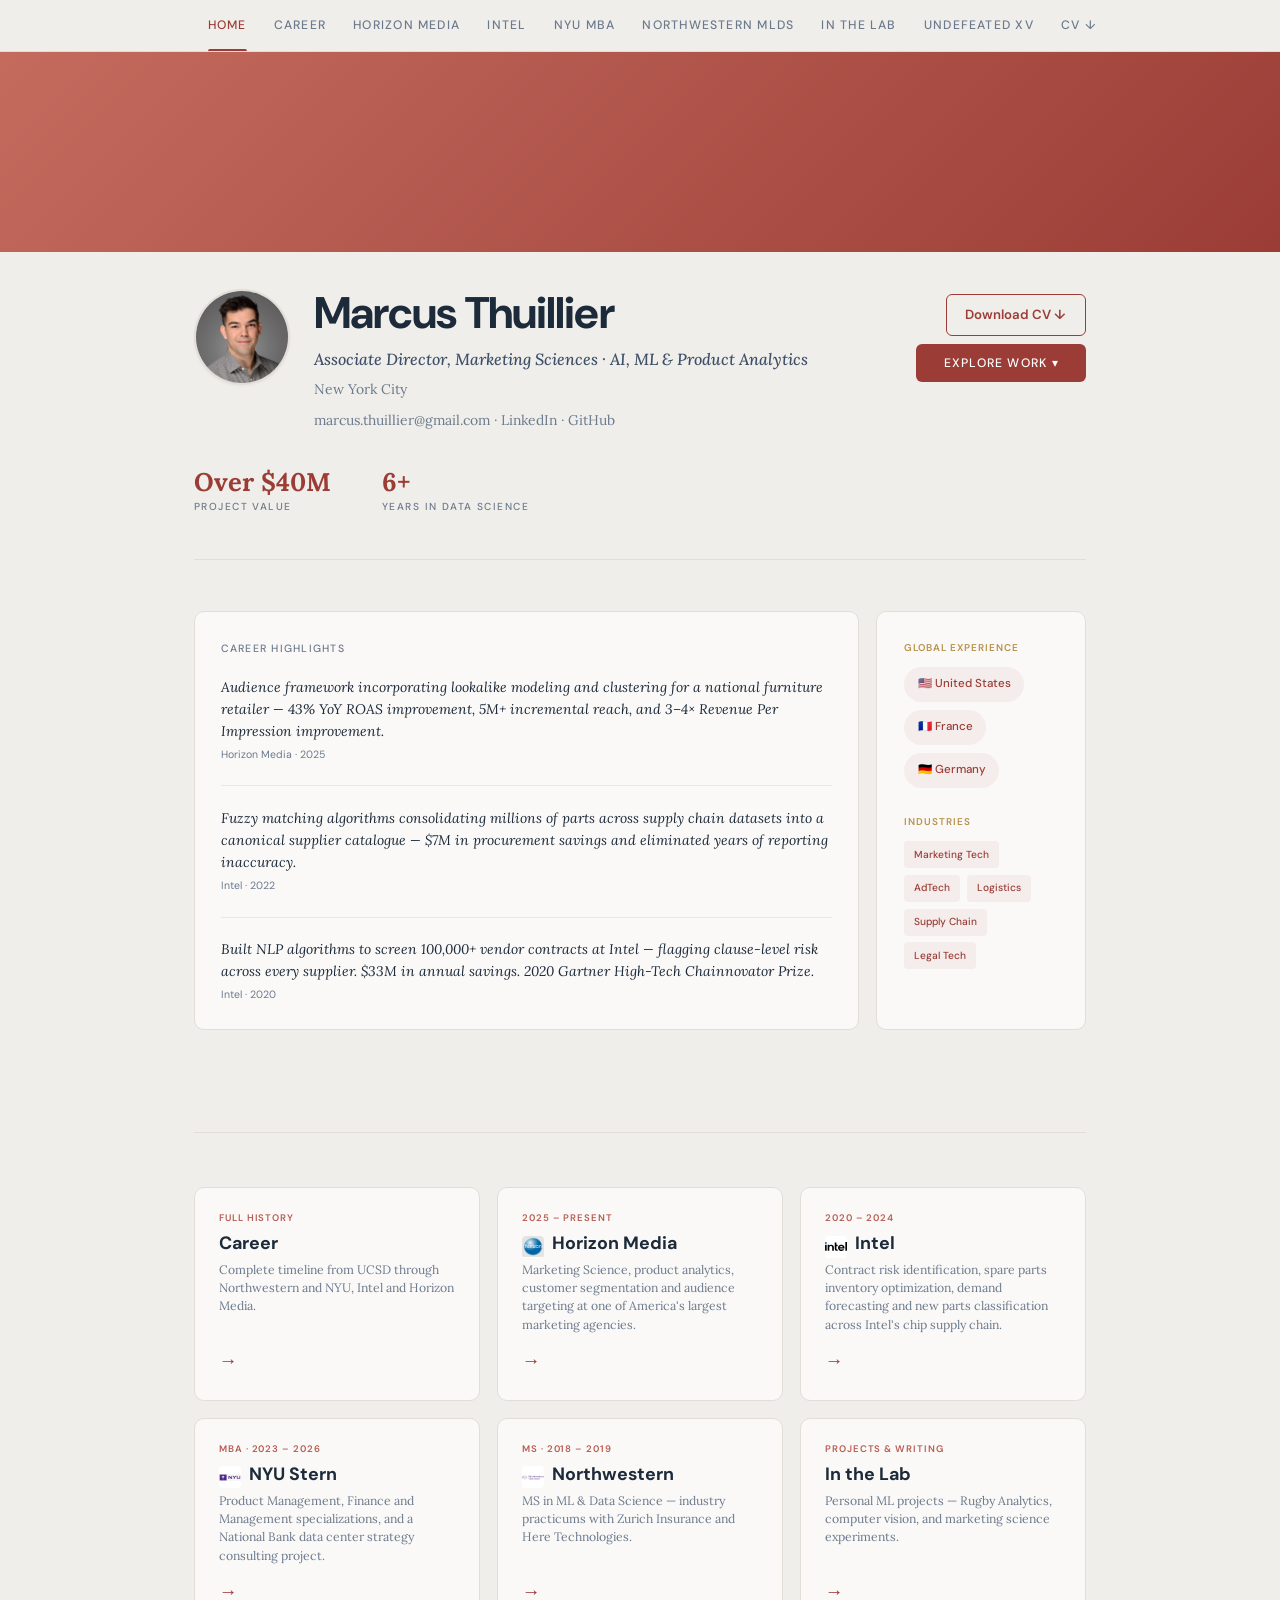
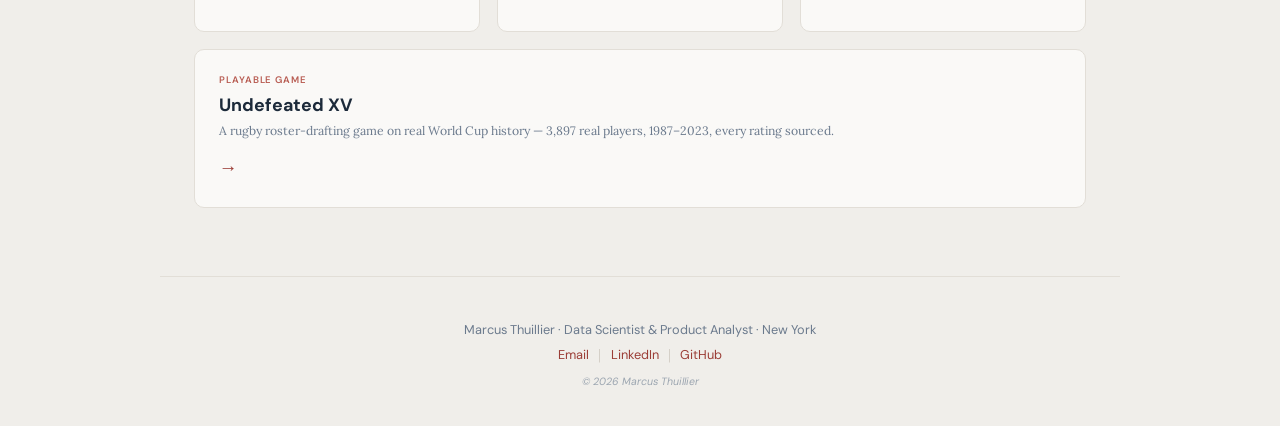
<file: index.html>
<!DOCTYPE html>
<html lang="en">
<head>
  <meta charset="UTF-8" />
  <link rel="icon" href="data:image/svg+xml,<svg xmlns='http://www.w3.org/2000/svg' viewBox='0 0 32 32'><rect width='32' height='32' rx='6' fill='%239B3D36'/><text x='16' y='22' font-family='DM Sans,sans-serif' font-size='13' font-weight='700' fill='white' text-anchor='middle'>MT</text></svg>" />
  <meta name="viewport" content="width=device-width, initial-scale=1.0" />
  <title>Marcus Thuillier — Data Scientist</title>
  <meta name="description" content="Marcus Thuillier — Data Scientist specializing in AI, ML and product analytics. Based in New York." />
  <meta property="og:title" content="Marcus Thuillier — Data Scientist" />
  <meta property="og:description" content="Associate Director, Marketing Sciences at Horizon Media. AI, ML &amp; Product Analytics. Based in New York." />
  <meta property="og:type" content="website" />
  <link rel="preconnect" href="https://fonts.googleapis.com" />
  <link rel="preconnect" href="https://fonts.gstatic.com" crossorigin />
  <link href="https://fonts.googleapis.com/css2?family=DM+Sans:wght@400;500;600;700&family=Lora:ital,wght@0,400;0,600;0,700;1,400;1,500&display=swap" rel="stylesheet" />
  <link rel="stylesheet" href="css/style.css" />
</head>
<body>

  <!-- NAV -->
  <nav class="site-nav">
    <div class="nav-inner">
      <div class="nav-links" id="navLinks">
        <a href="index.html" class="nav-link active">Home</a>
        <a href="career.html" class="nav-link">Career</a>
        <a href="horizon.html" class="nav-link">Horizon Media</a>
        <a href="intel.html" class="nav-link">Intel</a>
        <a href="nyu.html" class="nav-link">NYU MBA</a>
        <a href="northwestern.html" class="nav-link">Northwestern MLDS</a>
        <a href="lab.html" class="nav-link">In the Lab</a>
        <a href="undefeated-xv.html" class="nav-link">Undefeated XV</a>
        <a href="assets/cv.pdf" class="nav-link" download>CV ↓</a>
      </div>
      <button class="nav-hamburger" id="hamburger" aria-label="Toggle navigation">
        <span></span><span></span><span></span>
      </button>
    </div>
  </nav>

  <!-- BANNER -->
  <div class="banner"></div>

  <!-- CONTACT HEADER -->
  <div class="contact-header">
    <div class="contact-header-left">
      <img class="headshot" src="assets/headshot.jpg" alt="Marcus Thuillier" />
      <div class="contact-info">
        <div class="contact-name">Marcus Thuillier</div>
        <div class="contact-tagline">Associate Director, Marketing Sciences · AI, ML &amp; Product Analytics</div>
        <div class="contact-tagline-sub">New York City</div>
        <div class="contact-detail">
          <a href="mailto:marcus.thuillier@gmail.com">marcus.thuillier@gmail.com</a> ·
          <a href="https://linkedin.com/in/marcusthuillier" target="_blank" rel="noopener">LinkedIn</a> ·
          <a href="https://github.com/marcusthuillier" target="_blank" rel="noopener">GitHub</a>
        </div>
      </div>
    </div>
    <div class="cta-wrapper">
      <a href="assets/cv.pdf" class="cv-btn" download>Download CV ↓</a>
      <button class="cta-btn" id="ctaBtn">Explore Work ▾</button>
      <div class="cta-dropdown" id="ctaDropdown">
        <div class="cta-dropdown-label">Experience</div>
        <a href="horizon.html" class="cta-dropdown-item">Horizon Media →</a>
        <a href="intel.html" class="cta-dropdown-item">Intel →</a>
        <div class="cta-dropdown-label">Education</div>
        <a href="nyu.html" class="cta-dropdown-item">NYU Stern MBA →</a>
        <a href="northwestern.html" class="cta-dropdown-item">Northwestern MS →</a>
        <div class="cta-dropdown-label">More</div>
        <a href="lab.html" class="cta-dropdown-item">In the Lab →</a>
        <a href="undefeated-xv.html" class="cta-dropdown-item">Undefeated XV →</a>
        <a href="career.html" class="cta-dropdown-item">Full Career →</a>
      </div>
    </div>
  </div>

  <!-- STATS BAR -->
  <div class="stats-bar fade-in">
    <div class="stat">
      <div class="stat-number">Over $40M</div>
      <div class="stat-label">Project Value</div>
    </div>
    <div class="stat">
      <div class="stat-number">6+</div>
      <div class="stat-label">Years in Data Science</div>
    </div>
  </div>

  <div class="section-divider"><hr /></div>

  <!-- BENTO GRID -->
  <div class="bento-section">
    <div class="bento-grid fade-in">
      <!-- Career highlights -->
      <div class="bento-tile" style="grid-column: span 3;">
        <div class="metric-label" style="margin-bottom:1rem;">Career Highlights</div>
        <div class="highlight-item">
          <div class="highlight-text">Audience framework incorporating lookalike modeling and clustering for a national furniture retailer — 43% YoY ROAS improvement, 5M+ incremental reach, and 3–4× Revenue Per Impression improvement.</div>
          <div class="highlight-meta">Horizon Media · 2025</div>
        </div>
        <div class="highlight-item">
          <div class="highlight-text">Fuzzy matching algorithms consolidating millions of parts across supply chain datasets into a canonical supplier catalogue — $7M in procurement savings and eliminated years of reporting inaccuracy.</div>
          <div class="highlight-meta">Intel · 2022</div>
        </div>
        <div class="highlight-item">
          <div class="highlight-text">Built NLP algorithms to screen 100,000+ vendor contracts at Intel — flagging clause-level risk across every supplier. $33M in annual savings. 2020 Gartner High-Tech Chainnovator Prize.</div>
          <div class="highlight-meta">Intel · 2020</div>
        </div>
      </div>
      <!-- Global footprint -->
      <div class="bento-tile bento-footprint">
        <div class="footprint-subtitle">Global Experience</div>
        <div class="footprint-countries">
          <span class="country-chip">🇺🇸 United States</span>
          <span class="country-chip">🇫🇷 France</span>
          <span class="country-chip">🇩🇪 Germany</span>
        </div>
        <div class="footprint-subtitle" style="margin-top:1rem;">Industries</div>
        <div class="footprint-industries">
          <span class="industry-chip">Marketing Tech</span>
          <span class="industry-chip">AdTech</span>
          <span class="industry-chip">Logistics</span>
          <span class="industry-chip">Supply Chain</span>
          <span class="industry-chip">Legal Tech</span>
        </div>
      </div>
    </div>
  </div>

  <div class="section-divider"><hr /></div>

  <!-- TEASER CARDS -->
  <div class="teaser-section">
    <div class="teaser-grid">
      <a href="career.html" class="teaser-card fade-in">
        <div class="teaser-card-label">Full History</div>
        <div class="teaser-card-title">Career</div>
        <div class="teaser-card-desc">Complete timeline from UCSD through Northwestern and NYU, Intel and Horizon Media.</div>
        <span class="teaser-card-arrow">→</span>
      </a>
      <a href="horizon.html" class="teaser-card fade-in">
        <div class="teaser-card-label">2025 – Present</div>
        <div class="teaser-card-title-row"><img class="teaser-logo" src="assets/logos/horizon.jpg" alt="" loading="lazy" onerror="this.style.display='none'" /><div class="teaser-card-title">Horizon Media</div></div>
        <div class="teaser-card-desc">Marketing Science, product analytics, customer segmentation and audience targeting at one of America's largest marketing agencies.</div>
        <span class="teaser-card-arrow">→</span>
      </a>
      <a href="intel.html" class="teaser-card fade-in">
        <div class="teaser-card-label">2020 – 2024</div>
        <div class="teaser-card-title-row"><img class="teaser-logo" src="assets/logos/intel.svg" alt="" loading="lazy" onerror="this.style.display='none'" /><div class="teaser-card-title">Intel</div></div>
        <div class="teaser-card-desc">Contract risk identification, spare parts inventory optimization, demand forecasting and new parts classification across Intel's chip supply chain.</div>
        <span class="teaser-card-arrow">→</span>
      </a>
      <a href="nyu.html" class="teaser-card fade-in">
        <div class="teaser-card-label">MBA · 2023 – 2026</div>
        <div class="teaser-card-title-row"><img class="teaser-logo" src="assets/logos/nyu.png" alt="" loading="lazy" onerror="this.style.display='none'" /><div class="teaser-card-title">NYU Stern</div></div>
        <div class="teaser-card-desc">Product Management, Finance and Management specializations, and a National Bank data center strategy consulting project.</div>
        <span class="teaser-card-arrow">→</span>
      </a>
      <a href="northwestern.html" class="teaser-card fade-in">
        <div class="teaser-card-label">MS · 2018 – 2019</div>
        <div class="teaser-card-title-row"><img class="teaser-logo" src="assets/logos/northwestern.svg" alt="" loading="lazy" onerror="this.style.display='none'" /><div class="teaser-card-title">Northwestern</div></div>
        <div class="teaser-card-desc">MS in ML &amp; Data Science — industry practicums with Zurich Insurance and Here Technologies.</div>
        <span class="teaser-card-arrow">→</span>
      </a>
      <a href="lab.html" class="teaser-card fade-in">
        <div class="teaser-card-label">Projects &amp; Writing</div>
        <div class="teaser-card-title">In the Lab</div>
        <div class="teaser-card-desc">Personal ML projects — Rugby Analytics, computer vision, and marketing science experiments.</div>
        <span class="teaser-card-arrow">→</span>
      </a>
      <a href="undefeated-xv.html" class="teaser-card fade-in" style="grid-column: span 3;">
        <div class="teaser-card-label">Playable Game</div>
        <div class="teaser-card-title">Undefeated XV</div>
        <div class="teaser-card-desc">A rugby roster-drafting game on real World Cup history — 3,897 real players, 1987–2023, every rating sourced.</div>
        <span class="teaser-card-arrow">→</span>
      </a>
    </div>
  </div>

  <!-- FOOTER -->
  <footer class="footer">
    <div>Marcus Thuillier · Data Scientist &amp; Product Analyst · New York</div>
    <div class="footer-links">
      <a href="mailto:marcus.thuillier@gmail.com">Email</a>
      <a href="https://linkedin.com/in/marcusthuillier" target="_blank" rel="noopener">LinkedIn</a>
      <a href="https://github.com/marcusthuillier" target="_blank" rel="noopener">GitHub</a>
    </div>
    <div class="ai-built-note">© 2026 Marcus Thuillier</div>
  </footer>

  <script src="js/main.js"></script>
</body>
</html>
</file>
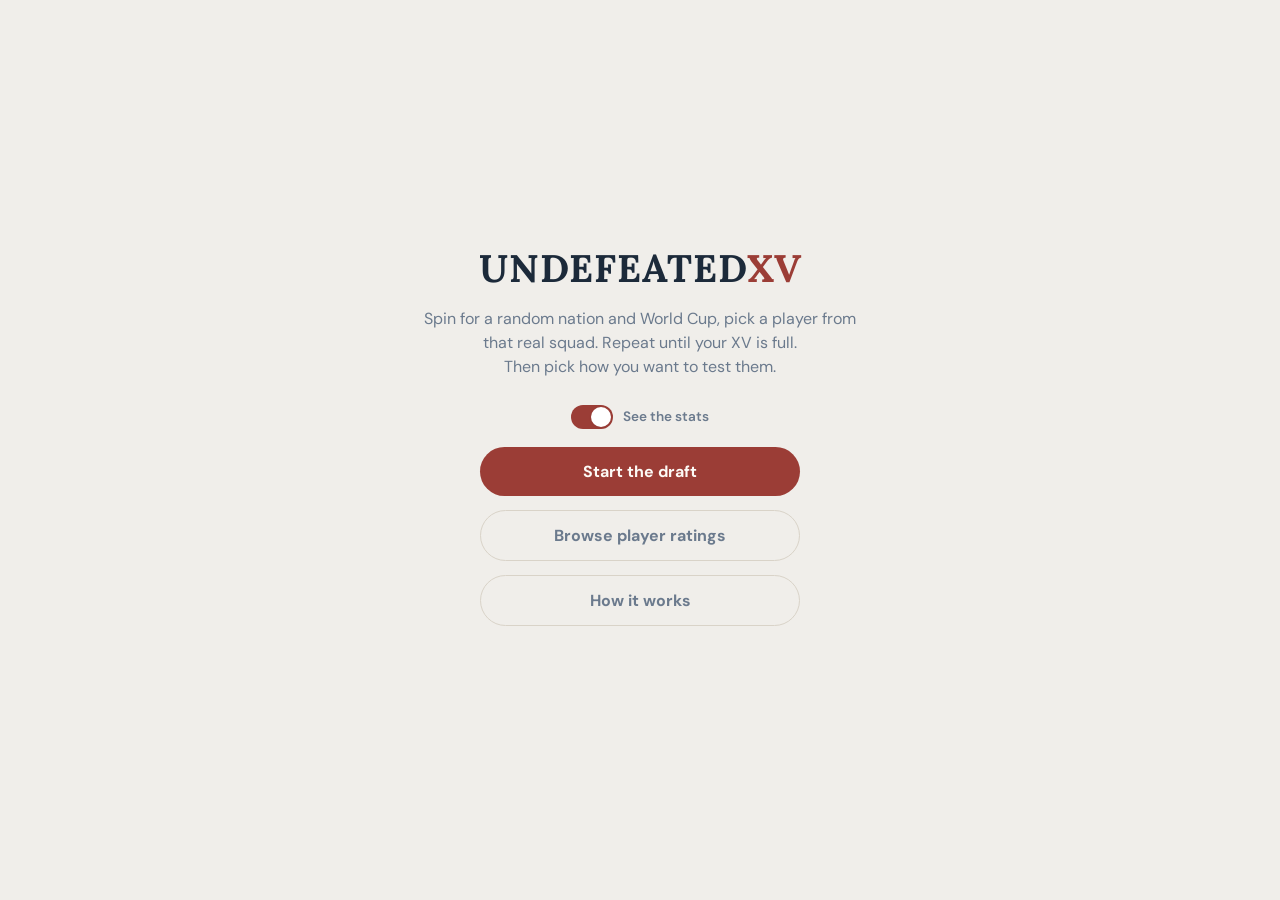
<file: undefeated-xv/index.html>
<!DOCTYPE html>
<html lang="en">
<head>
<meta charset="UTF-8">
<meta name="viewport" content="width=device-width, initial-scale=1.0, maximum-scale=1.0">
<title>Undefeated XV</title>
<link rel="preconnect" href="https://fonts.googleapis.com">
<link rel="preconnect" href="https://fonts.gstatic.com" crossorigin>
<link href="https://fonts.googleapis.com/css2?family=DM+Sans:wght@400;500;600;700&family=Lora:ital,wght@0,400;0,600;0,700;1,400;1,500&display=swap" rel="stylesheet">
<link rel="stylesheet" href="style.css?v=1785168622">
</head>
<body>

<div id="app">

  <!-- ROTATE WARNING -->
  <div id="rotate-warning" class="screen hidden">
    <p>Undefeated XV is best played in portrait mode.</p>
  </div>

  <!-- HOME -->
  <section id="screen-home" class="screen">
    <div class="home-inner">
      <h1 class="logo">UNDEFEATED<span>XV</span></h1>
      <p class="tagline">Spin for a random nation and World Cup, pick a player from that real squad. Repeat until your XV is full.<br>Then pick how you want to test them.</p>
      <label class="stats-toggle">
        <input type="checkbox" id="toggle-stats" checked>
        <span class="stats-toggle-track"><span class="stats-toggle-thumb"></span></span>
        <span class="stats-toggle-label" id="toggle-stats-label">See the stats</span>
      </label>
      <button id="btn-start" class="btn btn-primary">Start the draft</button>
      <button id="btn-ratings" class="btn btn-ghost">Browse player ratings</button>
      <button id="btn-how" class="btn btn-ghost">How it works</button>
    </div>
  </section>

  <!-- WORLD CUP: YEAR PICKER (reached after the draft, once your XV is full) -->
  <section id="screen-history-year" class="screen hidden">
    <header class="draft-header">
      <h2>Pick a World Cup</h2>
      <button id="btn-history-back" class="btn-ghost-small">Back</button>
    </header>
    <p class="pick-empty" style="padding:0 0 16px;text-align:left;">
      Your XV drops into a real pool from that tournament, replacing one of its
      real teams — then plays a real run through the actual bracket that
      unfolds from there, real opponents and all. 1987–2023 are real history;
      2027 is the real draw for the tournament that hasn't been played yet.
    </p>
    <div id="history-year-list" class="picker-list"></div>
  </section>

  <!-- RATINGS BROWSER -->
  <section id="screen-ratings" class="screen hidden">
    <header class="draft-header">
      <h2>Player ratings</h2>
      <button id="btn-ratings-back" class="btn-ghost-small">Back</button>
    </header>
    <input id="ratings-search" class="picker-search" type="text" placeholder="Search players, nations, positions...">
    <div id="ratings-list" class="picker-list ratings-list"></div>
  </section>

  <!-- HOW IT WORKS -->
  <section id="screen-how" class="screen hidden">
    <div class="panel">
      <h2>How it works</h2>
      <ol class="how-list">
        <li><strong>Fill 10 positions.</strong> Prop, Hooker, Lock, Flanker, Number 8, Scrum-half, Fly-half, Centre, Wing, Fullback.</li>
        <li><strong>See the stats, or don't.</strong> Toggle "See the stats" off before you start and you'll draft blind — no ratings shown, players listed alphabetically instead of best-first.</li>
        <li><strong>Spin.</strong> Hit the spin button and the game randomly lands on a real nation's squad from a real World Cup (New Zealand 1987, South Africa 1995, England 2003...). Not happy with it? Spin again, no limit.</li>
        <li><strong>Pick a player.</strong> Choose anyone from that squad who still has an open slot in your XV. Spin again for the next one. Repeat until all 10 are filled, mixing nations and decades however it lands.</li>
        <li><strong>Build chemistry.</strong> Players from the same nation link up, and players who were literally on the same World Cup squad link up even harder.</li>
        <li><strong>Then pick a mode</strong> — once your XV is full: <strong>Regular Competition</strong> (all 24 real nations that qualified for the 2027 World Cup, in order, no elimination — perfect is 24-0); <strong>World Cup</strong> (pick any tournament, 1987 through the real 2027 draw, and play a real run through that year's actual bracket — one loss ends it); or <strong>Gauntlet</strong> (the 10 highest real Elo team-seasons ever recorded, back to back — you play all 10 no matter what).</li>
      </ol>
      <button class="btn btn-primary" id="btn-how-back">Back</button>
    </div>
  </section>

  <!-- DRAFT -->
  <section id="screen-draft" class="screen wide-screen hidden">
    <header class="draft-header">
      <h2>Build your XV</h2>
      <div id="draft-progress" class="draft-progress">0 / 10</div>
    </header>

    <div class="draft-columns">
      <!-- PICK PANE (left) -->
      <div class="pick-pane">
        <div class="spin-controls">
          <button id="btn-spin-all" class="btn btn-primary btn-spin">🎲 Respin all</button>
          <button id="btn-spin-date" class="btn btn-ghost" disabled>📅 Change date</button>
          <button id="btn-spin-team" class="btn btn-ghost" disabled>🌍 Change team</button>
        </div>
        <div id="pick-content" class="pick-content">
          <p class="pick-empty">Hit "Respin all" to land on a random nation and World Cup.</p>
        </div>
      </div>

      <!-- SQUAD PANE (right) -->
      <div class="squad-pane">
        <div id="slots" class="slots-list"></div>
        <div class="squad-footer">
          <div id="team-preview" class="team-preview"></div>
          <div id="mode-buttons" class="mode-buttons hidden">
            <button id="btn-mode-regular" class="btn btn-primary">Regular Competition</button>
            <button id="btn-mode-worldcup" class="btn btn-primary btn-gold">World Cup</button>
            <button id="btn-mode-gauntlet" class="btn btn-primary btn-gold">🔥 Gauntlet</button>
          </div>
        </div>
      </div>
    </div>
  </section>

  <!-- END -->
  <section id="screen-end" class="screen hidden">
    <div class="panel end-panel">
      <h2 id="end-title"></h2>
      <p id="end-subtitle"></p>
      <div id="end-log" class="result-log"></div>
      <div class="end-actions">
        <button id="btn-copy" class="btn btn-ghost">Copy result</button>
        <button id="btn-restart" class="btn btn-primary">Draft a new XV</button>
      </div>
    </div>
  </section>

</div>

<script src="main.js?v=1785168622"></script>
</body>
</html>
</file>
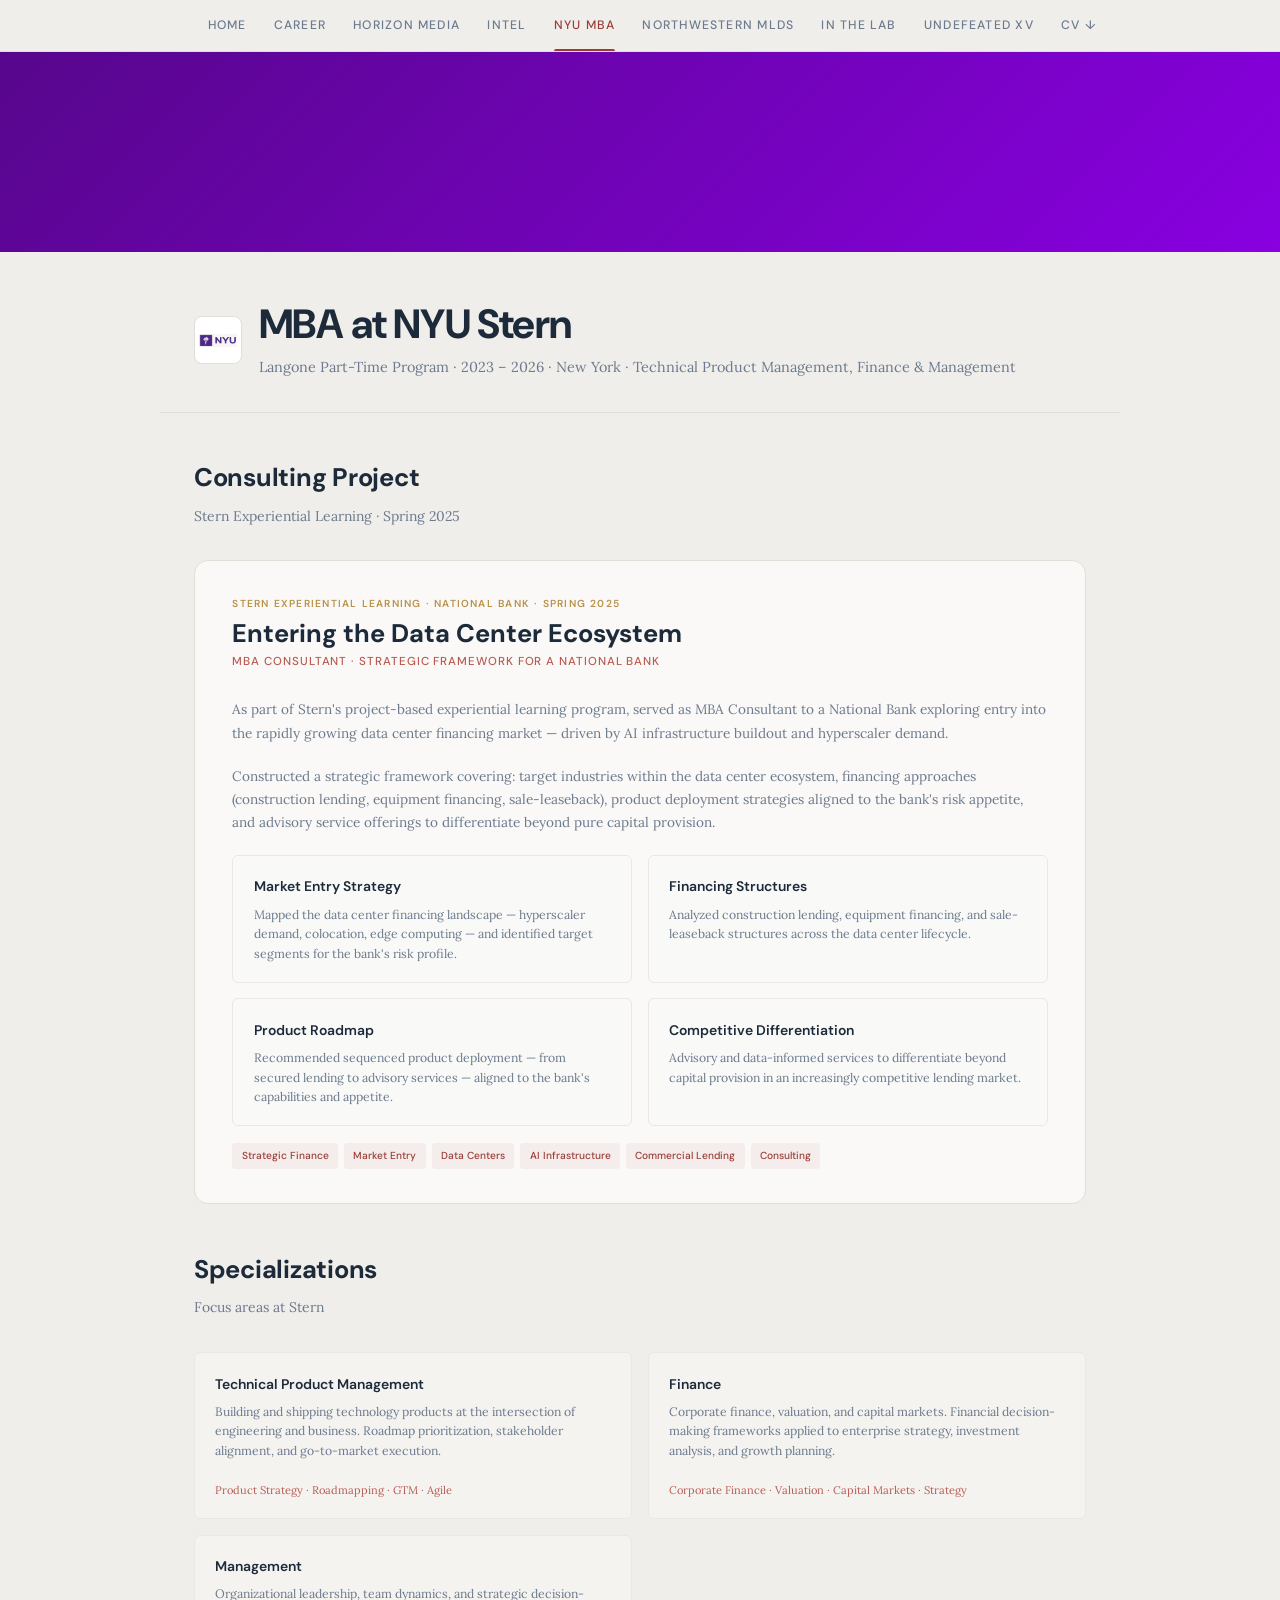
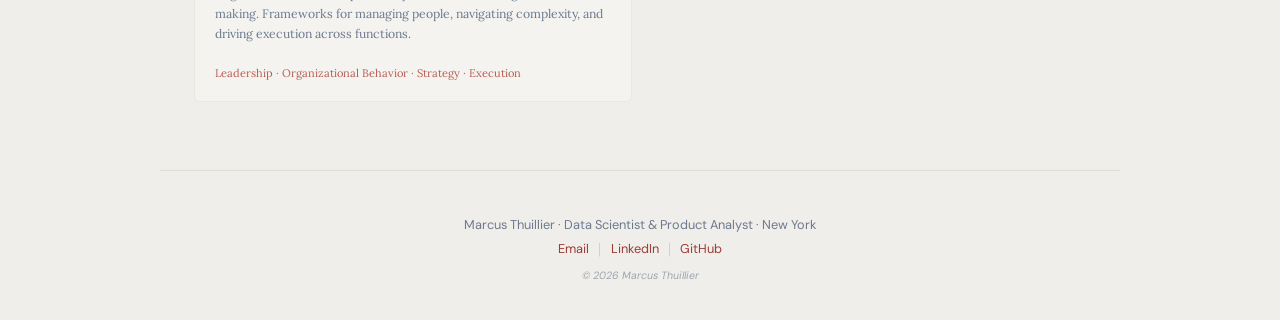
<file: nyu.html>
<!DOCTYPE html>
<html lang="en">
<head>
  <meta charset="UTF-8" />
  <link rel="icon" href="data:image/svg+xml,<svg xmlns='http://www.w3.org/2000/svg' viewBox='0 0 32 32'><rect width='32' height='32' rx='6' fill='%239B3D36'/><text x='16' y='22' font-family='DM Sans,sans-serif' font-size='13' font-weight='700' fill='white' text-anchor='middle'>MT</text></svg>" />
  <meta name="viewport" content="width=device-width, initial-scale=1.0" />
  <title>NYU Stern MBA — Marcus Thuillier</title>
  <meta name="description" content="Marcus Thuillier's MBA at NYU Stern — Langone Program, TPM, Finance, National Bank consulting." />
  <meta property="og:title" content="NYU Stern MBA — Marcus Thuillier" />
  <meta property="og:description" content="Langone Part-time MBA · Technical Product Management · Finance · National Bank data center strategy consulting." />
  <meta property="og:type" content="website" />
  <link rel="preconnect" href="https://fonts.googleapis.com" />
  <link rel="preconnect" href="https://fonts.gstatic.com" crossorigin />
  <link href="https://fonts.googleapis.com/css2?family=DM+Sans:wght@400;500;600;700&family=Lora:ital,wght@0,400;0,600;0,700;1,400;1,500&display=swap" rel="stylesheet" />
  <link rel="stylesheet" href="css/style.css" />
</head>
<body>

  <!-- NAV -->
  <nav class="site-nav">
    <div class="nav-inner">
      <div class="nav-links" id="navLinks">
        <a href="index.html" class="nav-link">Home</a>
        <a href="career.html" class="nav-link">Career</a>
        <a href="horizon.html" class="nav-link">Horizon Media</a>
        <a href="intel.html" class="nav-link">Intel</a>
        <a href="nyu.html" class="nav-link active">NYU MBA</a>
        <a href="northwestern.html" class="nav-link">Northwestern MLDS</a>
        <a href="lab.html" class="nav-link">In the Lab</a>
        <a href="undefeated-xv.html" class="nav-link">Undefeated XV</a>
        <a href="assets/cv.pdf" class="nav-link" download>CV ↓</a>
      </div>
      <button class="nav-hamburger" id="hamburger" aria-label="Toggle navigation">
        <span></span><span></span><span></span>
      </button>
    </div>
  </nav>

  <!-- BANNER -->
  <!-- TODO: replace gradient with <img src="assets/banner-nyu.jpg" alt="NYU Stern"> when photo is ready -->
  <div class="banner banner--inner banner--nyu"></div>

  <!-- PAGE HEADER -->
  <div class="page-header">
    <div class="page-header-inner">
      <img class="page-logo" src="assets/logos/nyu.png" alt="NYU Stern" loading="lazy" onerror="this.style.display='none'" />
      <div>
        <div class="page-title">MBA at NYU Stern</div>
        <div class="page-subtitle">Langone Part-Time Program · 2023 – 2026 · New York · Technical Product Management, Finance &amp; Management</div>
      </div>
    </div>
  </div>

  <div class="content-section">

    <!-- Consulting project -->
    <div class="section-heading fade-in">Consulting Project</div>
    <div class="section-subheading">Stern Experiential Learning · Spring 2025</div>

    <div class="company-block fade-in">
      <div class="company-overline">Stern Experiential Learning · National Bank · Spring 2025</div>
      <div class="company-name">Entering the Data Center Ecosystem</div>
      <div class="company-role-line">MBA Consultant · Strategic Framework for a National Bank</div>
      <div class="card-body" style="margin-bottom:1.2rem;">
        As part of Stern's project-based experiential learning program, served as MBA Consultant to a National Bank exploring entry into the rapidly growing data center financing market — driven by AI infrastructure buildout and hyperscaler demand.
      </div>
      <div class="card-body" style="margin-bottom:1.2rem;">
        Constructed a strategic framework covering: target industries within the data center ecosystem, financing approaches (construction lending, equipment financing, sale-leaseback), product deployment strategies aligned to the bank's risk appetite, and advisory service offerings to differentiate beyond pure capital provision.
      </div>
      <div class="company-contrib-grid">
        <div class="contrib-card">
          <div class="contrib-title">Market Entry Strategy</div>
          <div class="contrib-desc">Mapped the data center financing landscape — hyperscaler demand, colocation, edge computing — and identified target segments for the bank's risk profile.</div>
        </div>
        <div class="contrib-card">
          <div class="contrib-title">Financing Structures</div>
          <div class="contrib-desc">Analyzed construction lending, equipment financing, and sale-leaseback structures across the data center lifecycle.</div>
        </div>
        <div class="contrib-card">
          <div class="contrib-title">Product Roadmap</div>
          <div class="contrib-desc">Recommended sequenced product deployment — from secured lending to advisory services — aligned to the bank's capabilities and appetite.</div>
        </div>
        <div class="contrib-card">
          <div class="contrib-title">Competitive Differentiation</div>
          <div class="contrib-desc">Advisory and data-informed services to differentiate beyond capital provision in an increasingly competitive lending market.</div>
        </div>
      </div>
      <div class="card-tags">
        <span class="tag">Strategic Finance</span>
        <span class="tag">Market Entry</span>
        <span class="tag">Data Centers</span>
        <span class="tag">AI Infrastructure</span>
        <span class="tag">Commercial Lending</span>
        <span class="tag">Consulting</span>
      </div>
    </div>

    <!-- Specializations -->
    <div class="section-heading fade-in" style="margin-top:2.5rem;">Specializations</div>
    <div class="section-subheading">Focus areas at Stern</div>

    <div class="company-contrib-grid fade-in">
      <div class="contrib-card">
        <div class="contrib-title">Technical Product Management</div>
        <div class="contrib-desc">
          Building and shipping technology products at the intersection of engineering and business. Roadmap prioritization, stakeholder alignment, and go-to-market execution.
          <br /><br />
          <span style="font-size:0.65rem;color:var(--accent-light);">Product Strategy · Roadmapping · GTM · Agile</span>
        </div>
      </div>
      <div class="contrib-card">
        <div class="contrib-title">Finance</div>
        <div class="contrib-desc">
          Corporate finance, valuation, and capital markets. Financial decision-making frameworks applied to enterprise strategy, investment analysis, and growth planning.
          <br /><br />
          <span style="font-size:0.65rem;color:var(--accent-light);">Corporate Finance · Valuation · Capital Markets · Strategy</span>
        </div>
      </div>
      <div class="contrib-card">
        <div class="contrib-title">Management</div>
        <div class="contrib-desc">
          Organizational leadership, team dynamics, and strategic decision-making. Frameworks for managing people, navigating complexity, and driving execution across functions.
          <br /><br />
          <span style="font-size:0.65rem;color:var(--accent-light);">Leadership · Organizational Behavior · Strategy · Execution</span>
        </div>
      </div>
    </div>


  </div>

  <!-- FOOTER -->
  <footer class="footer">
    <div>Marcus Thuillier · Data Scientist &amp; Product Analyst · New York</div>
    <div class="footer-links">
      <a href="mailto:marcus.thuillier@gmail.com">Email</a>
      <a href="https://linkedin.com/in/marcusthuillier" target="_blank" rel="noopener">LinkedIn</a>
      <a href="https://github.com/marcusthuillier" target="_blank" rel="noopener">GitHub</a>
    </div>
    <div class="ai-built-note">© 2026 Marcus Thuillier</div>
  </footer>

  <script src="js/main.js"></script>
</body>
</html>
</file>
<file: css/style.css>
/* ═══════════════════════════════════════════════════
   Marcus Thuillier — Portfolio
   Design system based on nikitarai.com
   ═══════════════════════════════════════════════════ */

/* ── DESIGN TOKENS ── */
:root {
  --bg:             #f0eeea;
  --bg-warm:        #e8e5df;
  --bg-card:        #faf9f7;
  --bg-card-hover:  #f5f3ef;
  --text:           #1c2a3a;
  --text-secondary: #3d5068;
  --text-muted:     #6b7a8d;
  --text-faint:     #9ba5b0;
  --accent:         #9B3D36;
  --accent-light:   #B85C52;
  --accent-warm:    #b8924a;
  --accent-warm-bg: rgba(184, 146, 74, 0.07);
  --accent-subtle:  rgba(155, 61, 54, 0.06);
  --accent-glow:    rgba(155, 61, 54, 0.12);
  --border:         #d5d0c8;
  --border-light:   #e2ded7;
  --border-faint:   #ebe8e2;
  --gold:           #b8924a;
  --gold-bg:        rgba(184, 146, 74, 0.08);
  --radius-sm:      6px;
  --radius-md:      10px;
  --radius-lg:      14px;
  --shadow-sm:      0 1px 3px rgba(28, 42, 58, 0.05);
  --shadow-md:      0 4px 20px rgba(28, 42, 58, 0.07);
  --shadow-lg:      0 12px 40px rgba(28, 42, 58, 0.1);
  --transition:     0.35s cubic-bezier(0.16, 1, 0.3, 1);
  --ease-out:       cubic-bezier(0.16, 1, 0.3, 1);
}

/* ── RESET & BASE ── */
*, *::before, *::after { margin: 0; padding: 0; box-sizing: border-box; }

html { scroll-behavior: smooth; font-size: 17px; }

body {
  background: var(--bg);
  color: var(--text);
  font-family: 'Lora', Georgia, serif;
  font-weight: 400;
  line-height: 1.8;
  overflow-x: hidden;
}

/* ── STICKY NAV ── */
.site-nav {
  position: sticky;
  top: 0;
  z-index: 100;
  background: rgba(240, 238, 234, 0.92);
  backdrop-filter: blur(16px);
  -webkit-backdrop-filter: blur(16px);
  border-bottom: 1px solid var(--border-light);
}

.nav-inner {
  max-width: 960px;
  margin: 0 auto;
  display: flex;
  align-items: stretch;
  padding: 0 2rem;
}

.nav-links { display: flex; align-items: stretch; }

.nav-link {
  font-size: 0.72rem;
  letter-spacing: 0.1em;
  text-transform: uppercase;
  color: var(--text-muted);
  text-decoration: none;
  font-family: 'DM Sans', sans-serif;
  font-weight: 500;
  transition: color var(--transition);
  white-space: nowrap;
  padding: 0.85rem 0.8rem;
  position: relative;
  display: flex;
  align-items: center;
}

.nav-link::after {
  content: '';
  position: absolute;
  bottom: 0;
  left: 0.8rem;
  right: 0.8rem;
  height: 2px;
  background: var(--accent);
  transform: scaleX(0);
  transition: transform var(--transition);
  border-radius: 2px 2px 0 0;
}

.nav-link:hover { color: var(--text-secondary); }
.nav-link.active { color: var(--accent); }
.nav-link.active::after { transform: scaleX(1); }

/* Hamburger */
.nav-hamburger {
  display: none;
  flex-direction: column;
  justify-content: center;
  gap: 4px;
  background: none;
  border: none;
  cursor: pointer;
  padding: 0.7rem 0;
  margin-left: auto;
}

.nav-hamburger span {
  display: block;
  width: 20px;
  height: 2px;
  background: var(--text);
  border-radius: 2px;
  transition: all 0.3s ease;
}

.nav-hamburger.open span:nth-child(1) { transform: rotate(45deg) translate(4px, 4px); }
.nav-hamburger.open span:nth-child(2) { opacity: 0; }
.nav-hamburger.open span:nth-child(3) { transform: rotate(-45deg) translate(4px, -4px); }

/* ── BANNER ── */
.banner {
  width: 100%;
  height: 200px;
  position: relative;
  overflow: hidden;
  background: linear-gradient(135deg, #c46b5e 0%, var(--accent) 100%);
}

.banner img {
  width: 100%;
  height: 100%;
  object-fit: cover;
  object-position: center 40%;
  display: block;
}

.banner-overlay {
  position: absolute;
  bottom: 0;
  left: 0;
  right: 0;
  height: 3px;
  background: linear-gradient(90deg, transparent 5%, var(--accent) 30%, var(--accent) 70%, transparent 95%);
}

/* Inner-page banner — gradient placeholder, shorter than home */
.banner--inner { height: 200px; }
.banner--horizon      { background: linear-gradient(135deg, #1a3a5c 0%, #2b5c8a 100%); }
.banner--intel        { background: linear-gradient(135deg, #0068b5 0%, #00aeef 100%); }
.banner--nyu          { background: linear-gradient(135deg, #57068c 0%, #8900e1 100%); }
.banner--northwestern { background: linear-gradient(135deg, #4e2a84 0%, #7b68ee 100%); }
.banner--career       { background: linear-gradient(135deg, #1c2a3a 0%, #3d5068 100%); }
.banner--undefeated   { background: linear-gradient(135deg, #0b1710 0%, #1f3d28 100%); }
@media (max-width: 768px) { .banner--inner { height: 120px; } }

/* ── PAGE HEADER (inner pages) ── */
.page-header {
  max-width: 960px;
  margin: 0 auto;
  padding: 3rem 2rem 2rem;
  border-bottom: 1px solid var(--border-light);
}

.page-title {
  font-family: 'DM Sans', sans-serif;
  font-weight: 700;
  font-size: 2.4rem;
  color: var(--text);
  line-height: 1.1;
  letter-spacing: -0.02em;
}

.page-subtitle {
  font-size: 0.85rem;
  color: var(--text-muted);
  margin-top: 0.5rem;
  line-height: 1.5;
}

/* ── PAGE HEADER with logo ── */
.page-header-inner { display: flex; align-items: center; gap: 1rem; }
.page-logo {
  width: 48px;
  height: 48px;
  object-fit: contain;
  border-radius: 8px;
  flex-shrink: 0;
  background: #fff;
  padding: 4px;
  border: 1px solid var(--border-light);
}

/* ── HEADSHOT ── */
.contact-header-left { display: flex; align-items: flex-start; gap: 1.4rem; }
.headshot {
  width: 96px;
  height: 96px;
  border-radius: 50%;
  object-fit: cover;
  object-position: center top;
  flex-shrink: 0;
  border: 2px solid var(--border-light);
  box-shadow: var(--shadow-sm);
}
.headshot--placeholder {
  background: var(--accent);
  color: #fff;
  display: flex;
  align-items: center;
  justify-content: center;
  font-family: 'DM Sans', sans-serif;
  font-weight: 700;
  font-size: 1.1rem;
  letter-spacing: 0.02em;
  user-select: none;
}

/* ── COMPANY LOGOS in cards ── */
.card-company--with-logo { display: flex; align-items: center; gap: 0.5rem; }
.card-logo {
  width: 24px;
  height: 24px;
  object-fit: contain;
  border-radius: 3px;
  flex-shrink: 0;
  background: #fff;
}

/* ── LOGOS in teaser cards ── */
.teaser-card-title-row {
  display: flex;
  align-items: center;
  gap: 0.5rem;
}
.teaser-logo {
  width: 22px;
  height: 22px;
  object-fit: contain;
  border-radius: 4px;
  flex-shrink: 0;
  background: #fff;
}

/* ── DEVICON tags ── */
.tag--icon { display: inline-flex; align-items: center; gap: 0.3rem; }
.tag--icon i { font-size: 0.78rem; line-height: 1; }

/* ── CONTACT HEADER ── */
.contact-header {
  max-width: 960px;
  margin: 0 auto;
  padding: 2.2rem 2rem 0;
  display: flex;
  justify-content: space-between;
  align-items: flex-start;
}

.contact-name {
  font-family: 'DM Sans', sans-serif;
  font-weight: 700;
  font-size: 2.6rem;
  color: var(--text);
  line-height: 1.1;
  letter-spacing: -0.02em;
}

.contact-tagline {
  font-family: 'Lora', Georgia, serif;
  font-size: 0.95rem;
  font-weight: 500;
  font-style: italic;
  color: var(--text-secondary);
  margin-top: 0.4rem;
}

.contact-tagline-sub {
  font-size: 0.82rem;
  color: var(--text-muted);
  margin-top: 0.3rem;
  line-height: 1.5;
}

.contact-detail {
  font-size: 0.82rem;
  color: var(--text-muted);
  margin-top: 0.5rem;
}

.contact-detail a {
  color: var(--text-muted);
  text-decoration: none;
  transition: color var(--transition);
  border-bottom: 1px solid transparent;
}

.contact-detail a:hover {
  color: var(--accent);
  border-bottom-color: var(--accent);
}

/* ── CTA BUTTON ── */
.cta-wrapper { position: relative; padding-top: 0.3rem; display: flex; flex-direction: column; align-items: flex-end; gap: 0.5rem; }

.cta-btn {
  font-family: 'DM Sans', sans-serif;
  font-size: 0.72rem;
  font-weight: 500;
  letter-spacing: 0.1em;
  text-transform: uppercase;
  color: #fff;
  background: var(--accent);
  border: none;
  padding: 0.65rem 1.6rem;
  border-radius: var(--radius-sm);
  cursor: pointer;
  transition: all var(--transition);
}

.cta-btn:hover {
  background: #7B2D25;
  box-shadow: 0 6px 20px rgba(155, 61, 54, 0.3);
  transform: translateY(-1px);
}

.cta-dropdown {
  position: absolute;
  top: calc(100% + 0.6rem);
  right: 0;
  background: var(--bg-card);
  border: 1px solid var(--border);
  border-radius: var(--radius-md);
  padding: 1.1rem 1.3rem;
  min-width: 220px;
  box-shadow: var(--shadow-lg);
  opacity: 0;
  transform: translateY(-8px);
  pointer-events: none;
  transition: all 0.3s ease;
  z-index: 10;
}

.cta-dropdown.open {
  opacity: 1;
  transform: translateY(0);
  pointer-events: auto;
}

.cta-dropdown-label {
  font-size: 0.58rem;
  text-transform: uppercase;
  letter-spacing: 0.12em;
  color: var(--text-faint);
  font-family: 'DM Sans', sans-serif;
  font-weight: 600;
  margin-top: 0.6rem;
}

.cta-dropdown-label:first-child { margin-top: 0; }

.cta-dropdown-item {
  display: block;
  font-size: 0.82rem;
  color: var(--text-secondary);
  text-decoration: none;
  padding: 0.35rem 0;
  font-family: 'DM Sans', sans-serif;
  transition: color 0.2s;
}

.cta-dropdown-item:hover { color: var(--accent); }

/* ── STATS BAR ── */
.stats-bar {
  max-width: 960px;
  margin: 2rem auto 0;
  padding: 0 2rem;
  display: flex;
  gap: 3rem;
  flex-wrap: wrap;
}

.stat { text-align: left; }

.stat-number {
  font-family: 'Lora', Georgia, serif;
  font-weight: 700;
  font-size: 1.5rem;
  color: var(--accent);
  line-height: 1.2;
}

.stat-label {
  font-size: 0.6rem;
  letter-spacing: 0.14em;
  text-transform: uppercase;
  color: var(--text-muted);
  font-family: 'DM Sans', sans-serif;
  font-weight: 500;
}

/* ── DIVIDER ── */
.section-divider {
  max-width: 960px;
  margin: 2.5rem auto 0;
  padding: 0 2rem;
}

.section-divider hr {
  border: none;
  border-top: 1px solid var(--border-light);
}

/* ── BENTO GRID ── */
.bento-section {
  max-width: 960px;
  margin: 0 auto;
  padding: 3rem 2rem 2.5rem;
}

.bento-grid {
  display: grid;
  grid-template-columns: repeat(4, 1fr);
  gap: 1rem;
  margin-bottom: 1rem;
}

.bento-grid-2col { grid-template-columns: 1fr 1fr; }

.bento-tile {
  background: var(--bg-card);
  border: 1px solid var(--border-light);
  border-radius: var(--radius-md);
  padding: 1.4rem 1.5rem;
  transition: all var(--transition);
  position: relative;
  overflow: hidden;
}

.bento-tile:hover {
  border-color: var(--border);
  box-shadow: var(--shadow-md);
  transform: translateY(-2px);
}

.bento-metric {
  text-align: center;
  padding: 1.4rem 1.2rem;
}

.bento-metric::before {
  content: '';
  position: absolute;
  top: 0; left: 0; right: 0;
  height: 2px;
  background: linear-gradient(90deg, var(--accent), var(--accent-light));
  transform: scaleX(0);
  transition: transform var(--transition);
  transform-origin: left;
}

.bento-metric:hover::before { transform: scaleX(1); }

.bento-footprint { padding: 1.6rem; }

/* Teaser feature tile */
.bento-teaser-feature {
  text-decoration: none;
  display: flex;
  flex-direction: column;
  justify-content: flex-start;
  border-color: rgba(155, 61, 54, 0.15);
}

.bento-teaser-feature:hover {
  background: rgba(184, 146, 74, 0.04);
  border-color: var(--accent-warm);
}

.teaser-label {
  font-size: 0.58rem;
  font-weight: 600;
  text-transform: uppercase;
  letter-spacing: 0.1em;
  font-family: 'DM Sans', sans-serif;
  color: var(--accent-warm);
  margin-bottom: 0.4rem;
}

.teaser-title {
  font-family: 'DM Sans', sans-serif;
  font-size: 1.15rem;
  font-weight: 700;
  color: var(--text);
  line-height: 1.3;
  margin-bottom: 0.4rem;
}

.teaser-desc {
  font-size: 0.75rem;
  color: var(--text-muted);
  line-height: 1.55;
}

.teaser-cta {
  font-size: 0.68rem;
  font-weight: 500;
  font-family: 'DM Sans', sans-serif;
  color: var(--accent-warm);
  margin-top: 0.8rem;
  transition: color var(--transition);
}

.bento-teaser-feature:hover .teaser-cta { color: var(--text); }

/* ── SECTION TEASERS ── */
.teaser-section {
  max-width: 960px;
  margin: 0 auto;
  padding: 2rem 2rem 4rem;
}

.teaser-grid {
  display: grid;
  grid-template-columns: repeat(3, 1fr);
  gap: 1rem;
  margin-top: 1.2rem;
}

.teaser-card {
  background: var(--bg-card);
  border: 1px solid var(--border-light);
  border-radius: var(--radius-md);
  padding: 1.3rem 1.4rem;
  text-decoration: none;
  transition: all var(--transition);
  display: flex;
  flex-direction: column;
}

.teaser-card:hover {
  border-color: var(--border);
  box-shadow: var(--shadow-md);
  transform: translateY(-3px);
}

.teaser-card-label {
  font-size: 0.56rem;
  font-weight: 600;
  text-transform: uppercase;
  letter-spacing: 0.1em;
  font-family: 'DM Sans', sans-serif;
  color: var(--accent-light);
  margin-bottom: 0.3rem;
}

.teaser-card-title {
  font-family: 'DM Sans', sans-serif;
  font-weight: 700;
  font-size: 1.05rem;
  color: var(--text);
  line-height: 1.3;
  margin-bottom: 0.3rem;
}

.teaser-card-desc {
  font-size: 0.72rem;
  color: var(--text-muted);
  line-height: 1.5;
  flex: 1;
}

.teaser-card-arrow {
  font-size: 1.1rem;
  color: var(--accent);
  margin-top: 0.6rem;
  transition: transform var(--transition);
  display: inline-block;
}

.teaser-card:hover .teaser-card-arrow { transform: translateX(4px); }

/* ── CONTENT SECTION ── */
.content-section {
  max-width: 960px;
  margin: 0 auto;
  padding: 2.5rem 2rem 3rem;
}

.section-heading {
  font-family: 'DM Sans', sans-serif;
  font-weight: 700;
  font-size: 1.5rem;
  color: var(--text);
  margin-bottom: 0.25rem;
  letter-spacing: -0.01em;
}

.section-subheading {
  font-size: 0.82rem;
  color: var(--text-muted);
  margin-bottom: 2rem;
  line-height: 1.5;
}

/* ── METRIC VALUES ── */
.metric-value {
  font-family: 'Lora', Georgia, serif;
  font-weight: 700;
  font-size: 1.85rem;
  color: var(--accent);
  line-height: 1.2;
}

.metric-label {
  font-size: 0.62rem;
  letter-spacing: 0.12em;
  text-transform: uppercase;
  font-family: 'DM Sans', sans-serif;
  color: var(--text-muted);
  font-weight: 500;
  margin-top: 0.25rem;
}

/* ── MINI METRICS ── */
.mini-metrics {
  display: grid;
  grid-template-columns: repeat(auto-fit, minmax(120px, 1fr));
  gap: 0.8rem;
  margin-bottom: 2rem;
}

.mini-metric {
  background: var(--bg-card);
  border: 1px solid var(--border-light);
  border-radius: var(--radius-sm);
  padding: 0.9rem;
  text-align: center;
  transition: all var(--transition);
}

.mini-metric:hover { box-shadow: var(--shadow-sm); }

.mini-metric-value {
  font-family: 'Lora', Georgia, serif;
  font-weight: 700;
  font-size: 1.25rem;
  color: var(--accent);
}

.mini-metric-label {
  font-size: 0.56rem;
  letter-spacing: 0.1em;
  text-transform: uppercase;
  font-family: 'DM Sans', sans-serif;
  color: var(--text-muted);
  font-weight: 500;
  margin-top: 0.15rem;
}

/* ── CHART BOX ── */
.chart-box {
  background: var(--bg-card);
  border: 1px solid var(--border-light);
  border-radius: var(--radius-md);
  padding: 1.6rem;
  margin-bottom: 1.5rem;
  transition: box-shadow var(--transition);
}

.chart-box:hover { box-shadow: var(--shadow-sm); }

.chart-title {
  font-family: 'DM Sans', sans-serif;
  font-weight: 700;
  font-size: 1.05rem;
  margin-bottom: 1.2rem;
  color: var(--text);
}

/* ── YEAR BREAKDOWN ── */
.year-breakdown { display: flex; flex-direction: column; gap: 1rem; }

.year-row-item { display: flex; align-items: flex-start; gap: 0.8rem; }

.year-badge {
  font-family: 'Lora', Georgia, serif;
  font-weight: 700;
  font-size: 1rem;
  color: var(--accent);
  flex-shrink: 0;
  width: 40px;
  padding-top: 0.1rem;
}

.year-details { flex: 1; }

.year-detail-main {
  font-size: 0.82rem;
  color: var(--text);
  font-weight: 600;
  font-family: 'DM Sans', sans-serif;
  margin-bottom: 0.15rem;
}

.year-detail-sub {
  font-size: 0.72rem;
  color: var(--text-muted);
  line-height: 1.6;
}

.year-detail-sub ul {
  margin: 0.3rem 0 0 1rem;
  padding: 0;
  list-style: none;
}

.year-detail-sub ul li {
  margin-bottom: 0.3rem;
  position: relative;
  padding-left: 0.8rem;
}

.year-detail-sub ul li::before {
  content: '';
  position: absolute;
  left: 0;
  top: 0.5em;
  width: 4px;
  height: 4px;
  border-radius: 50%;
  background: var(--border);
}

.year-divider { border: none; border-top: 1px solid var(--border-faint); margin: 0; }

/* ── GLOBAL FOOTPRINT ── */
.footprint-countries {
  display: flex;
  flex-wrap: wrap;
  gap: 0.5rem;
  margin-bottom: 1.5rem;
}

.country-chip {
  font-size: 0.68rem;
  padding: 0.35rem 0.75rem;
  border-radius: 20px;
  background: var(--accent-subtle);
  color: var(--accent);
  font-family: 'DM Sans', sans-serif;
  font-weight: 500;
  display: inline-flex;
  align-items: center;
  gap: 0.35rem;
  transition: all var(--transition);
  border: 1px solid transparent;
}

.country-chip:hover { background: var(--accent-glow); border-color: var(--accent-subtle); }

.footprint-industries { display: flex; flex-wrap: wrap; gap: 0.4rem; }

.industry-chip {
  font-size: 0.6rem;
  padding: 0.25rem 0.6rem;
  border-radius: 4px;
  background: var(--accent-subtle);
  color: var(--accent);
  font-family: 'DM Sans', sans-serif;
  font-weight: 500;
}

.footprint-subtitle {
  font-size: 0.58rem;
  letter-spacing: 0.1em;
  text-transform: uppercase;
  font-family: 'DM Sans', sans-serif;
  color: var(--accent-warm);
  font-weight: 600;
  margin-bottom: 0.6rem;
}

/* ── HIGHLIGHT ITEMS ── */
.highlight-item {
  margin-bottom: 1.2rem;
  padding-bottom: 1.2rem;
  border-bottom: 1px solid var(--border-faint);
}

.highlight-item:last-child {
  margin-bottom: 0;
  padding-bottom: 0;
  border-bottom: none;
}

.highlight-text {
  font-family: 'Lora', Georgia, serif;
  font-size: 0.82rem;
  color: var(--text);
  line-height: 1.6;
  font-style: italic;
}

.highlight-meta {
  font-family: 'DM Sans', sans-serif;
  font-size: 0.62rem;
  color: var(--text-muted);
  margin-top: 0.2rem;
}

/* ── TIMELINE ── */
.timeline-section {
  position: relative;
  padding: 3.5rem 2rem 5rem;
  max-width: 960px;
  margin: 0 auto;
}

.timeline-item {
  display: grid;
  grid-template-columns: 280px 1fr;
  gap: 0;
  margin-bottom: 2.8rem;
}

.timeline-left {
  position: relative;
  padding-right: 2rem;
  display: flex;
  flex-direction: column;
  align-items: flex-end;
}

.year-row {
  display: flex;
  align-items: center;
  gap: 0.9rem;
  padding-top: 0.25rem;
}

.year-text {
  font-family: 'Lora', Georgia, serif;
  font-weight: 700;
  font-size: 1.3rem;
  color: var(--text);
  white-space: nowrap;
  transition: color var(--transition);
}

.timeline-item:hover .year-text { color: var(--accent); }

.timeline-dot {
  width: 10px;
  height: 10px;
  border-radius: 50%;
  background: var(--bg);
  border: 2.5px solid var(--border);
  flex-shrink: 0;
  transition: all 0.5s ease;
  box-shadow: 0 0 0 3px var(--bg);
}

.timeline-item.visible .timeline-dot {
  border-color: var(--accent);
  background: var(--accent);
  box-shadow: 0 0 0 3px var(--bg), 0 0 0 5.5px var(--accent-glow);
}

.timeline-left::after {
  content: '';
  position: absolute;
  top: 0; right: 0; bottom: -3rem;
  width: 1px;
  background: linear-gradient(to bottom, var(--border), var(--border-faint));
}

.timeline-item:last-child .timeline-left::after { bottom: 0; }

.timeline-right { padding-left: 2rem; }

/* Dual-card layout for concurrent roles */
.timeline-right-dual {
  padding-left: 2rem;
  display: grid;
  grid-template-columns: 1fr 1fr;
  gap: 0.8rem;
  align-items: start;
}

.card-secondary {
  background: var(--bg-card);
  border: 1px solid var(--border-faint);
  border-radius: var(--radius-lg);
  padding: 1.2rem 1.4rem;
  transition: all var(--transition);
  position: relative;
  opacity: 0.85;
}

.card-secondary:hover {
  box-shadow: var(--shadow-sm);
  border-color: var(--border-light);
  opacity: 1;
}

.card-secondary .card-company { font-size: 0.62rem; }
.card-secondary .card-title { font-size: 1rem; }
.card-secondary .card-body { font-size: 0.76rem; }

.card {
  background: var(--bg-card);
  border: 1px solid var(--border-light);
  border-radius: var(--radius-lg);
  padding: 1.6rem 1.8rem;
  transition: all var(--transition);
  position: relative;
}

.card::before {
  content: '';
  position: absolute;
  left: 0; top: 1.2rem; bottom: 1.2rem;
  width: 2.5px;
  background: var(--accent);
  border-radius: 2px;
  opacity: 0;
  transition: opacity var(--transition);
}

.card:hover { box-shadow: var(--shadow-md); border-color: var(--border); transform: translateY(-2px); }
.card:hover::before { opacity: 1; }

.card-company {
  font-size: 0.65rem;
  letter-spacing: 0.12em;
  text-transform: uppercase;
  font-family: 'DM Sans', sans-serif;
  color: var(--text-muted);
  margin-bottom: 0.2rem;
  font-weight: 500;
}

.card-title {
  font-family: 'DM Sans', sans-serif;
  font-weight: 700;
  font-size: 1.25rem;
  color: var(--text);
  line-height: 1.3;
  margin-bottom: 0.2rem;
}

.card-role {
  font-size: 0.65rem;
  letter-spacing: 0.1em;
  text-transform: uppercase;
  font-family: 'DM Sans', sans-serif;
  color: var(--accent-light);
  margin-bottom: 0.7rem;
  font-weight: 500;
}

.card-body {
  font-size: 0.8rem;
  color: var(--text-muted);
  line-height: 1.7;
  margin-bottom: 0.6rem;
}

.card-award {
  display: inline-flex;
  align-items: center;
  gap: 0.35rem;
  margin-top: 0.5rem;
  margin-bottom: 0.2rem;
  padding: 0.35rem 0.75rem;
  background: var(--gold-bg);
  border: 1px solid rgba(184, 146, 74, 0.18);
  border-radius: var(--radius-sm);
  font-size: 0.65rem;
  font-family: 'DM Sans', sans-serif;
  color: var(--gold);
  font-weight: 500;
}

.card-tags { display: flex; flex-wrap: wrap; gap: 0.35rem; margin-top: 0.7rem; }

.inline-link {
  color: var(--accent);
  text-decoration: underline;
  text-decoration-color: rgba(155, 61, 54, 0.35);
  text-underline-offset: 2px;
  transition: color 0.15s, text-decoration-color 0.15s;
}
.inline-link:hover {
  color: var(--accent-light);
  text-decoration-color: var(--accent-light);
}

.tag {
  font-size: 0.6rem;
  padding: 0.22rem 0.55rem;
  border-radius: 4px;
  background: var(--accent-subtle);
  color: var(--accent);
  font-family: 'DM Sans', sans-serif;
  font-weight: 500;
  transition: all var(--transition);
}

.tag:hover { background: var(--accent-glow); }

/* ── EMBEDDED PLAY FRAME (Undefeated XV) ── */
.play-frame-wrap {
  background: var(--bg-card);
  border: 1px solid var(--border-light);
  border-radius: var(--radius-lg);
  padding: 0.9rem;
  box-shadow: var(--shadow-sm);
  margin: 1.5rem 0;
}
.play-frame-bar {
  display: flex;
  align-items: center;
  justify-content: space-between;
  padding: 0.2rem 0.5rem 0.8rem;
}
.play-frame-label {
  font-family: 'DM Sans', sans-serif;
  font-size: 0.7rem;
  font-weight: 600;
  text-transform: uppercase;
  letter-spacing: 0.08em;
  color: var(--text-muted);
}
.play-frame-open {
  font-family: 'DM Sans', sans-serif;
  font-size: 0.72rem;
  font-weight: 600;
  color: var(--accent);
  text-decoration: none;
  white-space: nowrap;
}
.play-frame-open:hover { color: var(--accent-light); }
.play-frame {
  width: 100%;
  height: 900px;
  border: 1px solid var(--border);
  border-radius: var(--radius-md);
  background: #0b1710;
  display: block;
}
@media (max-width: 640px) {
  .play-frame { height: 760px; }
}

/* ── AI / WORKS PROJECT CARDS ── */
.ai-projects {
  display: grid;
  grid-template-columns: 1fr;
  gap: 1.2rem;
  margin-top: 1.2rem;
}

.ai-project-card {
  background: var(--bg-card);
  border: 1px solid var(--border-light);
  border-radius: var(--radius-md);
  padding: 1.4rem 1.5rem;
  transition: all var(--transition);
  position: relative;
  overflow: hidden;
}

.ai-project-card::after {
  content: '';
  position: absolute;
  bottom: 0; left: 0; right: 0;
  height: 2px;
  background: linear-gradient(90deg, var(--accent), var(--accent-light));
  transform: scaleX(0);
  transition: transform var(--transition);
  transform-origin: left;
}

.ai-project-card:hover { box-shadow: var(--shadow-md); transform: translateY(-3px); }
.ai-project-card:hover::after { transform: scaleX(1); }

.ai-project-card.coming-soon { opacity: 0.4; pointer-events: none; }

.ai-project-label {
  font-size: 0.58rem;
  font-weight: 600;
  text-transform: uppercase;
  letter-spacing: 0.1em;
  font-family: 'DM Sans', sans-serif;
  color: var(--accent-light);
  margin-bottom: 0.5rem;
}

.ai-project-title {
  font-family: 'DM Sans', sans-serif;
  font-size: 1.05rem;
  font-weight: 700;
  color: var(--text);
  margin-bottom: 0.5rem;
  line-height: 1.3;
}

.ai-project-desc {
  font-size: 0.78rem;
  color: var(--text-muted);
  line-height: 1.65;
}

.ai-project-outcome {
  margin-top: 0.8rem;
  font-size: 0.72rem;
  font-weight: 500;
  font-family: 'DM Sans', sans-serif;
  color: var(--accent-warm);
}

/* ── COMPANY SECTIONS ── */
.company-block {
  background: var(--bg-card);
  border: 1px solid var(--border-light);
  border-radius: var(--radius-lg);
  padding: 2rem 2.2rem;
  margin-bottom: 1.5rem;
  transition: box-shadow var(--transition);
  position: relative;
  overflow: hidden;
}

.company-block::before {
  content: '';
  position: absolute;
  left: 0; top: 0; bottom: 0;
  width: 3px;
  background: linear-gradient(to bottom, var(--accent), var(--accent-light));
  opacity: 0;
  transition: opacity var(--transition);
}

.company-block:hover { box-shadow: var(--shadow-md); }
.company-block:hover::before { opacity: 1; }

.company-overline {
  font-size: 0.6rem;
  letter-spacing: 0.12em;
  text-transform: uppercase;
  font-family: 'DM Sans', sans-serif;
  color: var(--accent-warm);
  font-weight: 600;
  margin-bottom: 0.3rem;
}

.company-name {
  font-family: 'DM Sans', sans-serif;
  font-weight: 700;
  font-size: 1.5rem;
  color: var(--text);
  line-height: 1.2;
  margin-bottom: 0.15rem;
}

.company-role-line {
  font-size: 0.68rem;
  letter-spacing: 0.08em;
  text-transform: uppercase;
  font-family: 'DM Sans', sans-serif;
  color: var(--accent-light);
  font-weight: 500;
  margin-bottom: 1.5rem;
}

.company-contrib-grid {
  display: grid;
  grid-template-columns: 1fr 1fr;
  gap: 0.9rem;
  margin-bottom: 1rem;
}

.contrib-card {
  padding: 1.1rem 1.2rem;
  border-radius: var(--radius-sm);
  border: 1px solid var(--border-faint);
  background: rgba(250, 249, 247, 0.5);
  transition: all var(--transition);
}

.contrib-card:hover {
  border-color: var(--border-light);
  box-shadow: 0 2px 12px rgba(0,0,0,0.04);
  transform: translateY(-1px);
}

.contrib-title {
  font-family: 'DM Sans', sans-serif;
  font-weight: 600;
  font-size: 0.82rem;
  color: var(--text);
  margin-bottom: 0.3rem;
}

.contrib-desc {
  font-size: 0.72rem;
  color: var(--text-muted);
  line-height: 1.6;
}

/* ── BLOG POST CARDS ── */
.blog-post-card {
  background: var(--bg-card);
  border: 1px solid var(--border-light);
  border-radius: var(--radius-md);
  padding: 1.6rem;
  margin-bottom: 1rem;
  transition: all var(--transition);
}

.blog-post-card:hover { box-shadow: var(--shadow-sm); border-color: var(--border); }
.blog-post-card.coming-soon { opacity: 0.4; pointer-events: none; }

.blog-post-label {
  font-size: 0.58rem;
  font-weight: 600;
  text-transform: uppercase;
  letter-spacing: 0.1em;
  font-family: 'DM Sans', sans-serif;
  color: var(--accent-warm);
  margin-bottom: 0.4rem;
}

.blog-post-title {
  font-family: 'DM Sans', sans-serif;
  font-weight: 700;
  font-size: 1rem;
  color: var(--text);
  margin-bottom: 0.4rem;
  line-height: 1.35;
}

.blog-post-desc {
  font-size: 0.78rem;
  color: var(--text-muted);
  line-height: 1.65;
}

/* ── FOOTER ── */
.footer {
  text-align: center;
  padding: 2.5rem 2rem 2rem;
  color: var(--text-muted);
  font-size: 0.75rem;
  font-family: 'DM Sans', sans-serif;
  border-top: 1px solid var(--border-light);
  max-width: 960px;
  margin: 0 auto;
}

.footer-links {
  display: flex;
  justify-content: center;
  align-items: center;
  gap: 0;
  margin-top: 0.4rem;
}

.footer-links a {
  padding: 0 0.6rem;
  border-right: 1px solid var(--border);
  line-height: 1;
}

.footer-links a:last-child {
  border-right: none;
}

.footer a {
  color: var(--accent);
  text-decoration: none;
  transition: color var(--transition);
  border-bottom: 1px solid transparent;
}

.footer a:hover { color: var(--text); border-bottom-color: var(--text); }

.ai-built-note {
  font-size: 0.62rem;
  color: var(--text-faint);
  margin-top: 0.6rem;
  font-style: italic;
}

/* ── SCROLL PROGRESS BAR ── */
#scrollProgress {
  position: fixed;
  top: 0;
  left: 0;
  height: 3px;
  width: 0%;
  background: linear-gradient(90deg, var(--accent), var(--accent-light));
  z-index: 200;
  transition: width 0.1s linear;
  pointer-events: none;
}

/* ── BACK TO TOP ── */
#backToTop {
  position: fixed;
  bottom: 2rem;
  right: 2rem;
  width: 40px;
  height: 40px;
  border-radius: 50%;
  background: var(--accent);
  color: #fff;
  border: none;
  cursor: pointer;
  font-size: 1rem;
  line-height: 1;
  display: flex;
  align-items: center;
  justify-content: center;
  box-shadow: var(--shadow-md);
  opacity: 0;
  transform: translateY(12px);
  transition: opacity 0.3s ease, transform 0.3s ease, background 0.2s;
  pointer-events: none;
  z-index: 150;
}
#backToTop.visible { opacity: 1; transform: translateY(0); pointer-events: auto; }
#backToTop:hover { background: #7B2D25; }

/* ── COPY EMAIL FEEDBACK ── */
.copy-feedback {
  position: absolute;
  font-size: 0.65rem;
  font-family: 'DM Sans', sans-serif;
  color: var(--accent);
  margin-left: 0.3rem;
  opacity: 0;
  transition: opacity 0.2s;
  pointer-events: none;
  white-space: nowrap;
}
.copy-feedback.show { opacity: 1; }

/* ── SCROLL ANIMATIONS ── */
.fade-in {
  opacity: 0;
  transform: translateY(20px);
  transition: opacity 0.7s ease, transform 0.7s var(--ease-out);
}

.fade-in.visible { opacity: 1; transform: translateY(0); }

.fade-in:nth-child(1) { transition-delay: 0.05s; }
.fade-in:nth-child(2) { transition-delay: 0.1s; }
.fade-in:nth-child(3) { transition-delay: 0.15s; }
.fade-in:nth-child(4) { transition-delay: 0.2s; }
.fade-in:nth-child(5) { transition-delay: 0.25s; }
.fade-in:nth-child(6) { transition-delay: 0.3s; }

/* ── RESPONSIVE ── */
@media (max-width: 768px) {
  html { font-size: 16px; }

  .banner { height: 120px; }

  .contact-header { padding: 1.4rem 1.5rem 0; flex-direction: column; gap: 1rem; }
  .contact-name { font-size: 2rem; }
  .cta-dropdown { right: auto; left: 0; }

  .stats-bar { padding: 0 1.5rem; gap: 1.5rem; }
  .section-divider { padding: 0 1.5rem; }

  .nav-hamburger { display: flex; }

  .nav-links {
    display: none;
    position: absolute;
    top: 100%; left: 0; right: 0;
    background: rgba(240, 238, 234, 0.97);
    backdrop-filter: blur(16px);
    border-bottom: 1px solid var(--border-light);
    flex-direction: column;
    padding: 0.5rem 0;
  }

  .nav-links.open { display: flex; }
  .nav-link { padding: 0.7rem 1.5rem; }
  .nav-link::after { display: none; }
  .nav-inner { padding: 0 1.5rem; position: relative; }

  .page-header { padding: 2rem 1.5rem 1.5rem; }
  .page-title { font-size: 1.8rem; }

  .bento-section { padding: 2rem 1.5rem 1.5rem; }
  .bento-grid { grid-template-columns: 1fr 1fr; }
  .bento-tile { grid-column: 1 / -1 !important; }
  .bento-grid-2col { grid-template-columns: 1fr; }

  .teaser-section { padding: 1.5rem 1.5rem 2.5rem; }
  .teaser-grid { grid-template-columns: 1fr 1fr; }

  .content-section { padding: 2rem 1.5rem 2rem; }

  .timeline-section { padding: 2.5rem 1.2rem 4rem; }
  .timeline-item { grid-template-columns: 1fr; margin-bottom: 2rem; }
  .timeline-left { align-items: flex-start; padding-right: 0; margin-bottom: 0.4rem; }
  .timeline-left::after { display: none; }
  .timeline-right { padding-left: 0; }
  .timeline-right-dual { padding-left: 0; grid-template-columns: 1fr; }
  .card { padding: 1.2rem 1.3rem; }
  .card::before { display: none; }
  .year-text { font-size: 1.1rem; }

  .mini-metrics { grid-template-columns: repeat(2, 1fr); }
  .ai-projects { grid-template-columns: 1fr; }
  .company-contrib-grid { grid-template-columns: 1fr !important; }
  .contrib-card { grid-column: auto !important; }
  .company-block { padding: 1.4rem 1.3rem; }
}

@media (max-width: 480px) {
  .teaser-grid { grid-template-columns: 1fr; }
  .bento-grid { grid-template-columns: 1fr; }
}

@media print {
  .site-nav, .cta-wrapper, .banner { display: none; }
  body { font-size: 12pt; background: #fff; }
}

/* ── CV DOWNLOAD BUTTON ── */
.cv-btn {
  display: inline-flex;
  align-items: center;
  gap: 0.3rem;
  padding: 0.45rem 1.1rem;
  border-radius: var(--radius-sm);
  border: 1.5px solid var(--accent);
  color: var(--accent);
  background: transparent;
  font-family: 'DM Sans', sans-serif;
  font-size: 0.78rem;
  font-weight: 600;
  text-decoration: none;
  transition: background 0.2s, color 0.2s;
  white-space: nowrap;
}
.cv-btn:hover {
  background: var(--accent);
  color: #fff;
}

/* ── PAGE TRANSITION FADE ── */
@view-transition { navigation: auto; }

@keyframes _fade-in  { from { opacity: 0; transform: translateY(8px); } to { opacity: 1; transform: none; } }
@keyframes _fade-out { from { opacity: 1; transform: none; } to { opacity: 0; transform: translateY(-8px); } }

::view-transition-old(root) {
  animation: 200ms ease-in _fade-out both;
}
::view-transition-new(root) {
  animation: 280ms ease-out _fade-in both;
}

/* ── KEYBOARD FOCUS STYLES ── */
:focus-visible {
  outline: 2px solid var(--accent);
  outline-offset: 3px;
  border-radius: 3px;
}

/* ── TIMELINE ENHANCEMENTS ── */
.timeline-logos {
  display: flex;
  gap: 0.3rem;
  justify-content: flex-end;
  margin-bottom: 0.55rem;
}
.timeline-logos .timeline-logo { margin-bottom: 0; }

.timeline-logo {
  width: 32px;
  height: 32px;
  object-fit: contain;
  border-radius: var(--radius-sm);
  margin-bottom: 0.55rem;
  opacity: 0.85;
  transition: opacity var(--transition);
  background: var(--bg-card);
  padding: 2px;
  border: 1px solid var(--border-faint);
}
.timeline-item:hover .timeline-logo { opacity: 1; }

.timeline-logo--fallback {
  display: flex;
  align-items: center;
  justify-content: center;
  font-family: 'DM Sans', sans-serif;
  font-size: 0.55rem;
  font-weight: 700;
  letter-spacing: 0.05em;
  color: var(--text-muted);
  user-select: none;
}

.timeline-type {
  display: block;
  font-size: 0.55rem;
  letter-spacing: 0.12em;
  text-transform: uppercase;
  font-family: 'DM Sans', sans-serif;
  font-weight: 600;
  color: var(--text-faint);
  text-align: right;
  margin-top: 0.35rem;
  padding-right: 1.9rem;
}
.timeline-type--work { color: var(--accent-light); }

/* Pulse animation for the current (active) role dot */
.timeline-dot--current {
  border-color: var(--accent) !important;
  background: var(--accent) !important;
  box-shadow: 0 0 0 3px var(--bg), 0 0 0 5.5px var(--accent-glow) !important;
  animation: pulse-dot 2.8s ease-in-out infinite;
}
@keyframes pulse-dot {
  0%, 100% { box-shadow: 0 0 0 3px var(--bg), 0 0 0 5.5px var(--accent-glow); }
  50%       { box-shadow: 0 0 0 3px var(--bg), 0 0 0 12px rgba(155,61,54,0);  }
}

/* ── ELO LIVE CHART ── */
.elo-charts-pair {
  display: flex;
  gap: 1rem;
  align-items: flex-start;
}
.elo-charts-pair .elo-chart-wrap {
  flex: 1 1 0;
  min-width: 0;
  margin-top: 1.4rem;
}
@media (max-width: 640px) {
  .elo-charts-pair { flex-direction: column; }
}
.elo-chart-wrap {
  margin-top: 1.4rem;
  padding: 1rem 1.2rem 0.6rem;
  background: var(--bg);
  border: 1px solid var(--border-faint);
  border-radius: var(--radius-md);
}
.elo-chart-header {
  display: flex;
  align-items: baseline;
  justify-content: space-between;
  gap: 1rem;
  margin-bottom: 0.75rem;
}
.elo-chart-title {
  font-family: 'DM Sans', sans-serif;
  font-size: 0.7rem;
  font-weight: 600;
  letter-spacing: 0.08em;
  text-transform: uppercase;
  color: var(--text-secondary);
}
.elo-chart-source {
  font-family: 'DM Sans', sans-serif;
  font-size: 0.6rem;
  color: var(--text-faint);
}
.elo-chart-error {
  font-family: 'DM Sans', sans-serif;
  font-size: 0.72rem;
  color: var(--text-faint);
  padding: 1rem 0;
  text-align: center;
}
.elo-chart-subtitle {
  font-family: 'DM Sans', sans-serif;
  font-size: 0.72rem;
  font-style: italic;
  color: var(--text-muted);
  margin: 0.9rem 0 0;
  min-height: 1.1rem;
}

/* ── TECH STACK ── */
.tech-stack {
  max-width: 960px;
  margin: 0 auto;
  padding: 0 2rem 4rem;
}
.tech-row {
  display: grid;
  grid-template-columns: 130px 1fr;
  align-items: center;
  gap: 0.5rem 1.2rem;
  padding: 0.65rem 0;
  border-bottom: 1px solid var(--border-faint);
}
.tech-row:last-child { border-bottom: none; }
.tech-row-label {
  font-size: 0.58rem;
  letter-spacing: 0.12em;
  text-transform: uppercase;
  font-family: 'DM Sans', sans-serif;
  font-weight: 600;
  color: var(--text-muted);
  white-space: nowrap;
}
.tech-row-tags { display: flex; flex-wrap: wrap; gap: 0.35rem; }

@media (max-width: 640px) {
  .timeline-logo { width: 26px; height: 26px; }
  .timeline-type { padding-right: 0; }
  .tech-stack { padding: 0 1.2rem 3rem; }
  .tech-row { grid-template-columns: 1fr; gap: 0.35rem; }
}
</file>
<file: undefeated-xv/style.css>
:root {
  --bg: #f0eeea;
  --bg-panel: #faf9f7;
  --bg-card: #ffffff;
  --bg-card-hover: #f5f3ef;
  --line: #d9d3c8;
  --text: #1c2a3a;
  --text-dim: #6b7a8d;
  --accent: #9B3D36;
  --accent-light: #B85C52;
  --accent-dim: #ddc0bd;
  --accent-warm: #b8924a;
  --win: #3f7a4a;
  --loss: #8a332c;
  --legend: #b8924a;
  --shadow-sm: 0 1px 3px rgba(28, 42, 58, 0.06);
  --shadow-md: 0 4px 16px rgba(28, 42, 58, 0.08);
  --radius: 14px;
  --max-w: 480px;
  --font-display: 'Lora', Georgia, serif;
  --font-body: 'DM Sans', -apple-system, BlinkMacSystemFont, "Segoe UI", Roboto, Helvetica, Arial, sans-serif;
}

* { box-sizing: border-box; }

html, body {
  margin: 0;
  padding: 0;
  background: var(--bg);
  color: var(--text);
  font-family: var(--font-body);
  overflow-x: hidden;
}

#app {
  max-width: var(--max-w);
  margin: 0 auto;
  min-height: 100vh;
  position: relative;
  padding-bottom: 24px;
}

.hidden { display: none !important; }

.screen { padding: 20px 16px 12px; }

/* The draft screen breaks out of the phone-width frame on wider viewports
   so the pick pane (left) and squad pane (right) can sit side by side, like
   the reference games. Falls back to a stacked single column on phones. */
.wide-screen {
  width: 100vw;
  max-width: 980px;
  margin-left: calc(-50vw + 50%);
  box-sizing: border-box;
}

.draft-columns {
  display: flex;
  gap: 20px;
  align-items: flex-start;
  margin-top: 12px;
}
.pick-pane {
  flex: 1 1 58%;
  min-width: 0;
  background: var(--bg-panel);
  border: 1px solid var(--line);
  border-radius: var(--radius);
  padding: 16px;
  box-shadow: var(--shadow-sm);
}
.squad-pane {
  flex: 1 1 42%;
  min-width: 0;
  position: sticky;
  top: 16px;
}
@media (max-width: 760px) {
  .draft-columns { flex-direction: column; }
  .squad-pane { position: static; width: 100%; }
  .pick-pane { width: 100%; }
}

/* HOME */
.home-inner {
  min-height: 92vh;
  display: flex;
  flex-direction: column;
  align-items: center;
  justify-content: center;
  text-align: center;
  gap: 14px;
}
.logo {
  font-family: var(--font-display);
  font-size: 2.4rem;
  letter-spacing: 1px;
  margin: 0;
  font-weight: 700;
}
.logo span { color: var(--accent); }
.tagline {
  color: var(--text-dim);
  line-height: 1.5;
  margin: 0 0 12px;
}

/* Stats / no-stats toggle — a real choice made before the draft starts, not
   a settings checkbox, so it reads as a pill switch rather than a form field. */
.stats-toggle {
  display: flex;
  align-items: center;
  gap: 10px;
  cursor: pointer;
  margin-bottom: 4px;
  user-select: none;
}
.stats-toggle input { position: absolute; opacity: 0; width: 0; height: 0; }
.stats-toggle-track {
  width: 42px;
  height: 24px;
  background: var(--line);
  border-radius: 999px;
  position: relative;
  flex-shrink: 0;
  transition: background 0.2s ease;
}
.stats-toggle-thumb {
  position: absolute;
  top: 2px;
  left: 2px;
  width: 20px;
  height: 20px;
  background: var(--bg-card);
  border-radius: 50%;
  box-shadow: var(--shadow-sm);
  transition: transform 0.2s ease;
}
.stats-toggle input:checked ~ .stats-toggle-track { background: var(--accent); }
.stats-toggle input:checked ~ .stats-toggle-track .stats-toggle-thumb { transform: translateX(18px); }
.stats-toggle-label {
  font-size: 0.85rem;
  font-weight: 600;
  color: var(--text-dim);
}

.btn {
  font-family: var(--font-body);
  border: none;
  border-radius: 999px;
  padding: 14px 28px;
  font-size: 1rem;
  font-weight: 700;
  cursor: pointer;
  width: 100%;
  max-width: 320px;
}
.btn-primary {
  background: var(--accent);
  color: #fdfaf6;
}
.btn-primary:disabled {
  background: var(--accent-dim);
  color: #9a7c79;
}
.btn:disabled {
  opacity: 0.5;
  cursor: not-allowed;
}
.btn-ghost {
  background: transparent;
  color: var(--text-dim);
  border: 1px solid var(--line);
}
.btn-gold {
  background: linear-gradient(135deg, #d8b877, var(--accent-warm));
  color: #2a1f0d;
}
.btn-spin {
  font-size: 1.05rem;
  box-shadow: 0 0 0 3px rgba(155, 61, 54, 0.14);
}
.spin-era-heading {
  text-align: center;
  padding: 4px 2px 14px;
}
.spin-era-heading .se-name {
  font-family: var(--font-display);
  font-size: 1.1rem;
  font-weight: 700;
}
.spin-era-heading .se-sub {
  font-size: 0.8rem;
  color: var(--text-dim);
}
.btn-ghost-small {
  background: none;
  border: 1px solid var(--line);
  color: var(--text-dim);
  border-radius: 999px;
  padding: 6px 14px;
  font-size: 0.8rem;
  cursor: pointer;
  font-family: var(--font-body);
}
.ratings-list {
  max-height: 80vh;
  margin-top: 12px;
}

.panel {
  background: var(--bg-panel);
  border: 1px solid var(--line);
  border-radius: var(--radius);
  padding: 20px;
  box-shadow: var(--shadow-sm);
}
.how-list {
  color: var(--text-dim);
  line-height: 1.6;
  padding-left: 20px;
}
.how-list strong { color: var(--text); }
#screen-how .btn { margin-top: 14px; }

/* DRAFT */
.draft-header {
  display: flex;
  justify-content: space-between;
  align-items: center;
  margin-bottom: 12px;
}
.draft-header h2 { margin: 0; font-family: var(--font-display); }
.draft-progress {
  background: var(--bg-card);
  border: 1px solid var(--line);
  border-radius: 999px;
  padding: 4px 12px;
  font-weight: 700;
  color: var(--accent);
  font-size: 0.9rem;
  font-family: var(--font-body);
}

/* Squad pane: a real team-sheet layout — front row, second row, back row,
   half-backs, centre/wing, fullback — not a flat list. Each .squad-row is
   one "line" of the sheet, holding 1 or 2 slot cards side by side. */
.slots-list {
  display: flex;
  flex-direction: column;
  gap: 6px;
}
.squad-row {
  display: flex;
  gap: 6px;
}
.squad-row .slot-row {
  flex: 1;
  min-width: 0;
}
.slot-row {
  display: flex;
  flex-direction: column;
  align-items: center;
  text-align: center;
  gap: 4px;
  background: var(--bg-card);
  border: 1px solid var(--line);
  border-radius: 10px;
  padding: 12px;
  cursor: pointer;
  min-height: 30px;
  box-shadow: var(--shadow-sm);
}
.slot-row:active { background: var(--bg-card-hover); }
.slot-row.filled { border-color: var(--accent-light); }
.slot-row .sr-pos {
  font-size: 0.66rem;
  color: var(--text-dim);
  text-transform: uppercase;
  letter-spacing: 0.4px;
}
.slot-row .sr-body { max-width: 100%; }
.slot-row .sr-name {
  font-weight: 700;
  font-size: 0.88rem;
  white-space: nowrap;
  overflow: hidden;
  text-overflow: ellipsis;
}
.slot-row .sr-empty {
  color: var(--text-dim);
  font-size: 0.85rem;
  font-style: italic;
}
.slot-row .sr-rating {
  font-family: var(--font-display);
  color: var(--accent);
  font-weight: 700;
  font-size: 0.95rem;
}

.squad-footer {
  margin-top: 14px;
  display: flex;
  flex-direction: column;
  gap: 8px;
}
.team-preview {
  color: var(--text-dim);
  font-size: 0.82rem;
  text-align: center;
  min-height: 18px;
}
.mode-buttons {
  display: flex;
  flex-direction: column;
  gap: 8px;
}
.mode-buttons .btn { max-width: none; }

/* PICK PANE */
.spin-controls {
  display: flex;
  gap: 8px;
  flex-wrap: wrap;
  margin-bottom: 14px;
}
.spin-controls .btn {
  flex: 1;
  min-width: 120px;
  max-width: none;
  padding: 12px 10px;
  font-size: 0.85rem;
}
.pick-content { min-height: 160px; }
.pick-empty {
  color: var(--text-dim);
  text-align: center;
  padding: 50px 10px;
}
.pick-row .pr-meta .squad-tag {
  color: var(--legend);
}
.picker-search {
  margin: 12px 0;
  padding: 10px 14px;
  border-radius: 10px;
  border: 1px solid var(--line);
  background: var(--bg-card);
  color: var(--text);
  font-size: 0.9rem;
  font-family: var(--font-body);
}
.picker-list {
  overflow-y: auto;
  display: flex;
  flex-direction: column;
  gap: 6px;
}
.pick-row {
  display: flex;
  justify-content: space-between;
  align-items: center;
  background: var(--bg-card);
  border: 1px solid var(--line);
  border-radius: 10px;
  padding: 10px 12px;
  cursor: pointer;
  box-shadow: var(--shadow-sm);
}
.pick-row:active { background: var(--bg-card-hover); }
.pick-row .pr-left {
  display: flex;
  flex-direction: column;
}
.pick-row .pr-name { font-weight: 700; font-size: 0.9rem; }
.pick-row .pr-meta { font-size: 0.72rem; color: var(--text-dim); }
.pick-row .pr-rating {
  font-family: var(--font-display);
  font-weight: 700;
  color: var(--accent);
  font-size: 1.05rem;
}
.pick-row.taken {
  opacity: 0.4;
  cursor: not-allowed;
}

/* RESULT LOG (used by the end screen's full match log) */
.result-log {
  display: flex;
  flex-direction: column;
  gap: 6px;
  max-height: 40vh;
  overflow-y: auto;
}
.result-row {
  display: flex;
  justify-content: space-between;
  align-items: center;
  background: var(--bg-card);
  border: 1px solid var(--line);
  border-left: 3px solid var(--win);
  border-radius: 8px;
  padding: 8px 12px;
  font-size: 0.82rem;
  box-shadow: var(--shadow-sm);
}
.result-row.loss { border-left-color: var(--loss); }
.result-row .rr-tag {
  font-weight: 700;
  font-size: 0.7rem;
  text-transform: uppercase;
}
.log-narrative {
  font-size: 0.78rem;
  color: var(--text-dim);
  font-style: italic;
  padding: 4px 4px 0;
}
.log-narrative:first-child { padding-top: 0; }
.result-row.win .rr-tag { color: var(--win); }
.result-row.loss .rr-tag { color: var(--loss); }

/* END */
.end-panel { text-align: center; }
#end-title { font-family: var(--font-display); font-size: 1.6rem; margin-bottom: 4px; }
#end-subtitle { color: var(--text-dim); margin-bottom: 16px; }
.end-actions {
  display: flex;
  flex-direction: column;
  gap: 10px;
  margin-top: 16px;
}

@media (min-width: 400px) {
  .slots { grid-template-columns: repeat(3, 1fr); }
}
</file>
